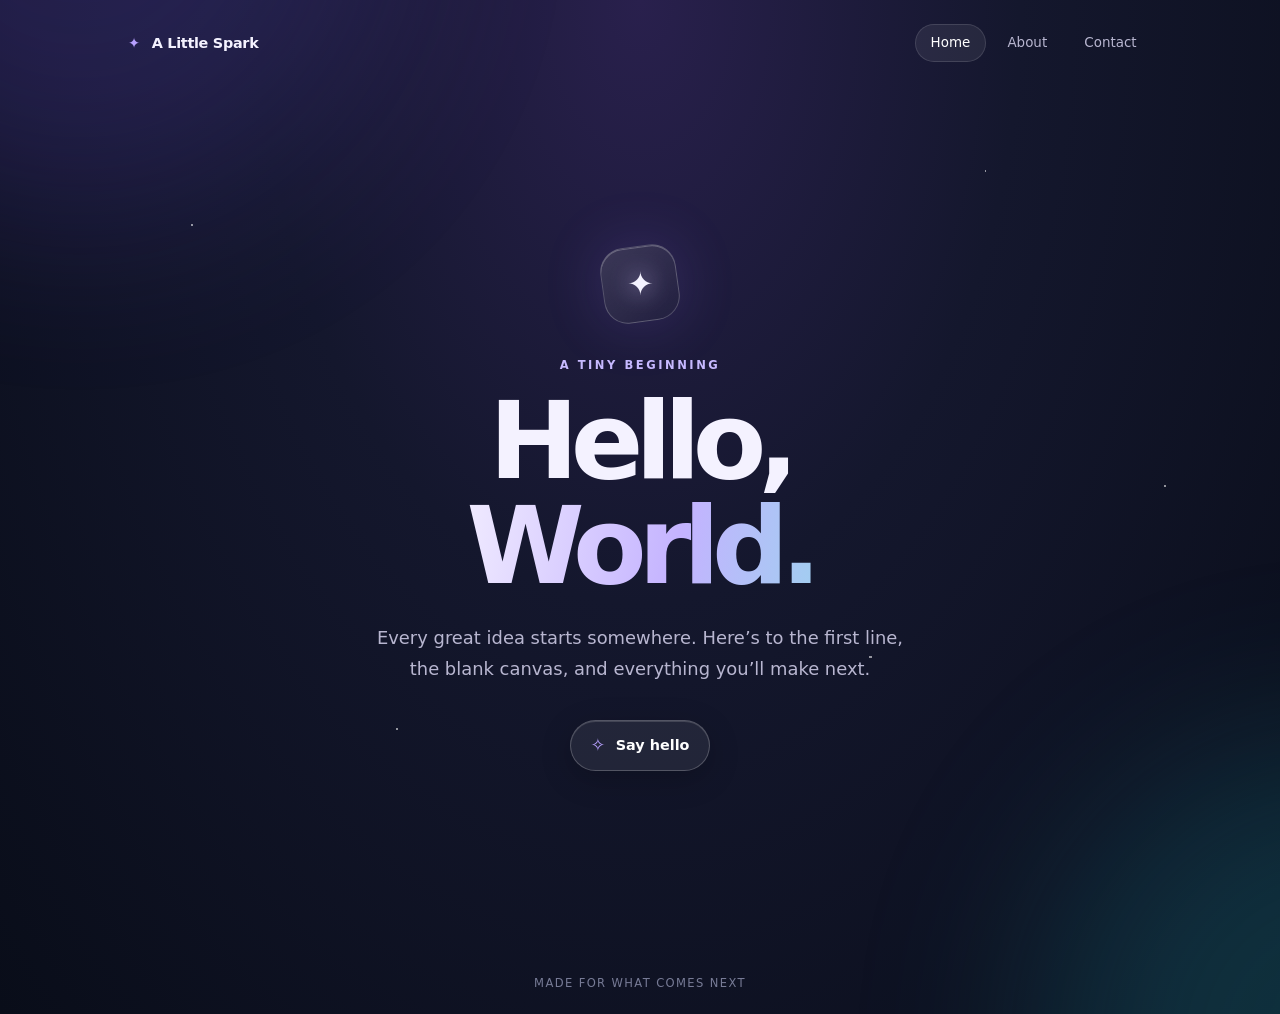
<file: index.html>
<!doctype html>
<html lang="en">
<head>
  <meta charset="utf-8">
  <meta name="viewport" content="width=device-width, initial-scale=1">
  <meta name="theme-color" content="#0b1020">
  <title>Hello, World — A Little Spark</title>
  <link rel="stylesheet" href="styles.css">
</head>
<body class="home">
  <div class="stars" aria-hidden="true"></div>
  <header class="site-header">
    <a class="brand" href="index.html"><span class="brand-mark">✦</span> A Little Spark</a>
    <nav aria-label="Main navigation">
      <a href="index.html" aria-current="page">Home</a>
      <a href="about.html">About</a>
      <a href="contact.html">Contact</a>
    </nav>
  </header>
  <main>
    <div class="orb" aria-hidden="true"><span>✦</span></div>
    <p class="eyebrow">A tiny beginning</p>
    <h1>Hello,<span>World.</span></h1>
    <p class="intro">Every great idea starts somewhere. Here’s to the first line, the blank canvas, and everything you’ll make next.</p>
    <button id="helloButton" type="button"><span aria-hidden="true">✧</span> Say hello</button>
    <p id="message" aria-live="polite"></p>
  </main>
  <footer>Made for what comes next</footer>
  <script>
    const button = document.querySelector('#helloButton');
    const message = document.querySelector('#message');
    button.addEventListener('click', () => {
      message.textContent = 'Hello right back ✨';
      button.innerHTML = '<span aria-hidden="true">✓</span> Hello sent';
    });
  </script>
</body>
</html>
</file>
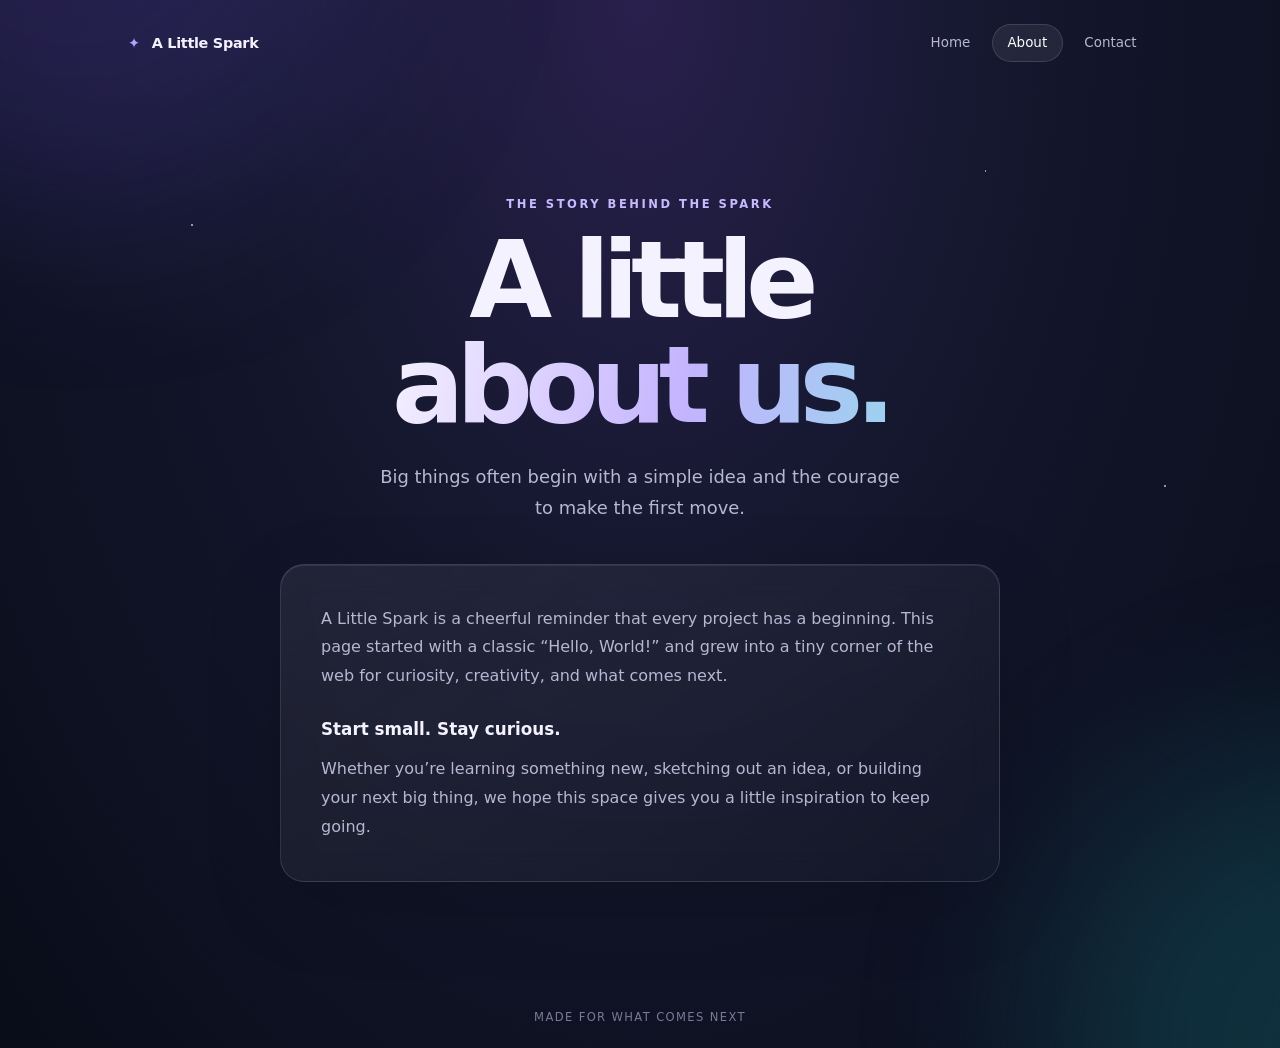
<file: about.html>
<!doctype html>
<html lang="en">
<head>
  <meta charset="utf-8">
  <meta name="viewport" content="width=device-width, initial-scale=1">
  <meta name="theme-color" content="#0b1020">
  <title>About — A Little Spark</title>
  <link rel="stylesheet" href="styles.css">
</head>
<body>
  <div class="stars" aria-hidden="true"></div>
  <header class="site-header">
    <a class="brand" href="index.html"><span class="brand-mark">✦</span> A Little Spark</a>
    <nav aria-label="Main navigation">
      <a href="index.html">Home</a>
      <a href="about.html" aria-current="page">About</a>
      <a href="contact.html">Contact</a>
    </nav>
  </header>
  <main>
    <p class="eyebrow">The story behind the spark</p>
    <h1>A little<span>about us.</span></h1>
    <p class="intro">Big things often begin with a simple idea and the courage to make the first move.</p>
    <section class="content-panel" aria-label="About A Little Spark">
      <p>A Little Spark is a cheerful reminder that every project has a beginning. This page started with a classic “Hello, World!” and grew into a tiny corner of the web for curiosity, creativity, and what comes next.</p>
      <h2>Start small. Stay curious.</h2>
      <p>Whether you’re learning something new, sketching out an idea, or building your next big thing, we hope this space gives you a little inspiration to keep going.</p>
    </section>
  </main>
  <footer>Made for what comes next</footer>
</body>
</html>
</file>
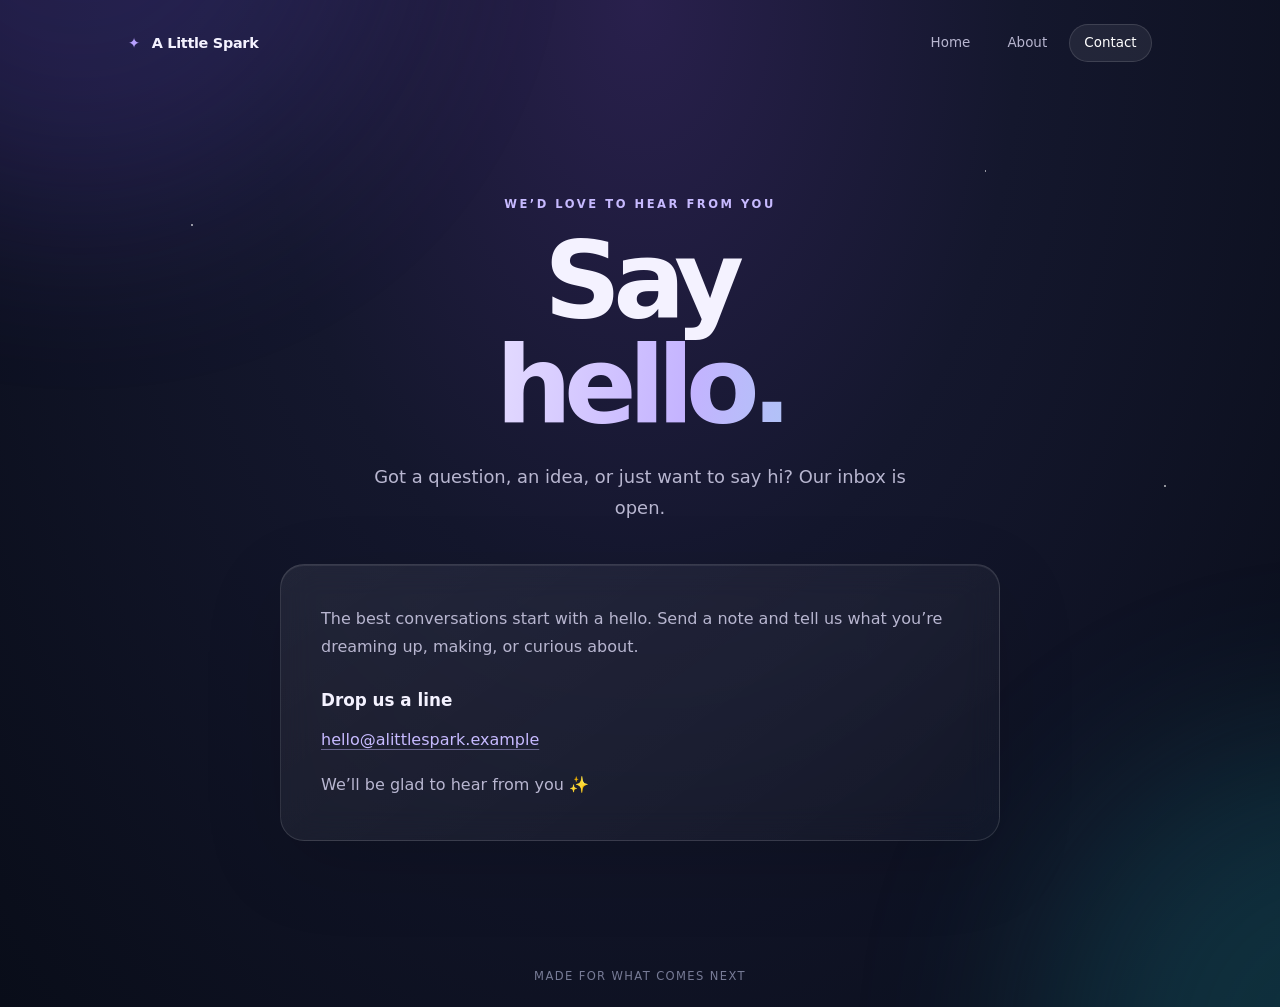
<file: contact.html>
<!doctype html>
<html lang="en">
<head>
  <meta charset="utf-8">
  <meta name="viewport" content="width=device-width, initial-scale=1">
  <meta name="theme-color" content="#0b1020">
  <title>Contact — A Little Spark</title>
  <link rel="stylesheet" href="styles.css">
</head>
<body>
  <div class="stars" aria-hidden="true"></div>
  <header class="site-header">
    <a class="brand" href="index.html"><span class="brand-mark">✦</span> A Little Spark</a>
    <nav aria-label="Main navigation">
      <a href="index.html">Home</a>
      <a href="about.html">About</a>
      <a href="contact.html" aria-current="page">Contact</a>
    </nav>
  </header>
  <main>
    <p class="eyebrow">We’d love to hear from you</p>
    <h1>Say<span>hello.</span></h1>
    <p class="intro">Got a question, an idea, or just want to say hi? Our inbox is open.</p>
    <section class="content-panel" aria-label="Contact information">
      <p>The best conversations start with a hello. Send a note and tell us what you’re dreaming up, making, or curious about.</p>
      <h2>Drop us a line</h2>
      <p><a class="contact-link" href="mailto:hello@alittlespark.example">hello@alittlespark.example</a></p>
      <p>We’ll be glad to hear from you ✨</p>
    </section>
  </main>
  <footer>Made for what comes next</footer>
</body>
</html>
</file>
<file: styles.css>
:root {
  color-scheme: dark;
  --ink: #f4f2ff;
  --muted: #b8b6d0;
  --glow: #b7a0ff;
  --panel: #ffffff0c;
  --line: #ffffff20;
}
* { box-sizing: border-box; }
body {
  min-height: 100vh; margin: 0; overflow-x: hidden; color: var(--ink);
  font-family: Inter, ui-sans-serif, system-ui, -apple-system, BlinkMacSystemFont, "Segoe UI", sans-serif;
  background: radial-gradient(ellipse at 50% 0%, #29204d 0%, #14172d 42%, #090d19 100%);
}
body::before, body::after { content: ""; position: fixed; z-index: -1; width: 38rem; height: 38rem; border-radius: 50%; filter: blur(100px); opacity: .2; pointer-events: none; }
body::before { background: #7654e8; top: -25rem; left: -14rem; }
body::after { background: #26b9c9; right: -23rem; bottom: -28rem; }
.stars { position: fixed; z-index: -1; inset: 0; pointer-events: none; background-image: radial-gradient(1px 1px at 15% 25%,#fff 98%,transparent),radial-gradient(1px 1px at 77% 19%,#fff 98%,transparent),radial-gradient(1.5px 1.5px at 68% 73%,#fff 98%,transparent),radial-gradient(1px 1px at 31% 81%,#fff 98%,transparent),radial-gradient(1px 1px at 91% 54%,#fff 98%,transparent); opacity: .55; }
.site-header { width: min(1120px, 100%); margin: auto; padding: 1.5rem clamp(1.25rem, 5vw, 3rem); display: flex; align-items: center; justify-content: space-between; gap: 1.5rem; }
.brand { color: var(--ink); text-decoration: none; font-size: .9rem; font-weight: 750; letter-spacing: -.02em; }
.brand-mark { color: var(--glow); margin-right: .45rem; }
nav { display: flex; align-items: center; gap: .4rem; }
nav a { color: var(--muted); padding: .65rem .9rem; border: 1px solid transparent; border-radius: 999px; text-decoration: none; font-size: .84rem; transition: .2s; }
nav a:hover, nav a[aria-current="page"] { color: white; background: #ffffff12; border-color: var(--line); }
main { position: relative; width: min(90vw, 900px); margin: clamp(1.5rem, 7vh, 5rem) auto 5rem; padding: clamp(1.5rem, 5vw, 3rem); text-align: center; }
.home main { width: min(90vw, 700px); margin-top: clamp(2rem, 8vh, 6rem); padding: clamp(2.5rem, 8vw, 5.5rem) 2rem; }
.orb { width: 76px; height: 76px; margin: 0 auto 2.25rem; display: grid; place-items: center; border: 1px solid #ffffff35; border-radius: 24px; background: linear-gradient(145deg,#ffffff20,#ffffff05); box-shadow: 0 0 60px #9a77ff30,inset 0 1px #ffffff40; transform: rotate(-8deg); }
.orb span { font-size: 2rem; transform: rotate(8deg); filter: drop-shadow(0 0 12px #d8caff); }
.eyebrow { margin: 0 0 1rem; color: #c7baff; font-size: .72rem; font-weight: 700; letter-spacing: .22em; text-transform: uppercase; }
h1 { margin: 0; font-size: clamp(3.4rem, 10vw, 6.7rem); line-height: .98; letter-spacing: -.075em; font-weight: 760; }
h1 span { display: block; background: linear-gradient(100deg,#f9f6ff 15%,#c4b3ff 56%,#7fe8e2 100%); color: transparent; background-clip: text; -webkit-background-clip: text; }
.intro { max-width: 540px; margin: 1.5rem auto 2.2rem; color: var(--muted); font-size: clamp(1rem, 2.5vw, 1.12rem); line-height: 1.75; }
button, .button { display: inline-flex; align-items: center; justify-content: center; gap: .65rem; padding: .9rem 1.25rem; border: 1px solid #ffffff38; border-radius: 999px; color: #fff; font: inherit; font-size: .9rem; font-weight: 650; text-decoration: none; background: #ffffff12; box-shadow: 0 8px 32px #0003,inset 0 1px #ffffff25; cursor: pointer; transition: transform .2s,background .2s,border-color .2s; }
button:hover, .button:hover { transform: translateY(-3px); background: #ffffff20; border-color: #ffffff70; }
button:focus-visible, a:focus-visible { outline: 2px solid var(--glow); outline-offset: 4px; }
button span { color: var(--glow); font-size: 1.1rem; }
#message { min-height: 1.5em; margin: 1rem 0 0; color: #a5ece5; font-size: .9rem; }
.content-panel { max-width: 720px; margin: 2.5rem auto 0; padding: clamp(1.5rem, 4vw, 2.5rem); text-align: left; border: 1px solid var(--line); border-radius: 24px; background: linear-gradient(145deg,#ffffff12,#ffffff05); box-shadow: 0 24px 80px #0002,inset 0 1px #ffffff15; backdrop-filter: blur(16px); }
.content-panel p { color: var(--muted); font-size: 1rem; line-height: 1.8; }
.content-panel p:first-child { margin-top: 0; }
.content-panel p:last-child { margin-bottom: 0; }
.content-panel h2 { margin: 1.75rem 0 .5rem; font-size: 1.05rem; }
.contact-link { color: #c7baff; text-decoration-color: #c7baff70; text-underline-offset: 4px; }
footer { padding: 0 1rem 1.5rem; text-align: center; color: #777b96; font-size: .72rem; letter-spacing: .12em; text-transform: uppercase; }
@media (prefers-reduced-motion: no-preference) { .orb { animation: float 5s ease-in-out infinite; } @keyframes float { 50% { transform: translateY(-8px) rotate(-5deg); } } }
@media (max-width: 520px) { .site-header { align-items: flex-start; flex-direction: column; gap: .75rem; } nav { width: 100%; } nav a { padding: .6rem .75rem; } main { margin-top: 1.5rem; } }
</file>
